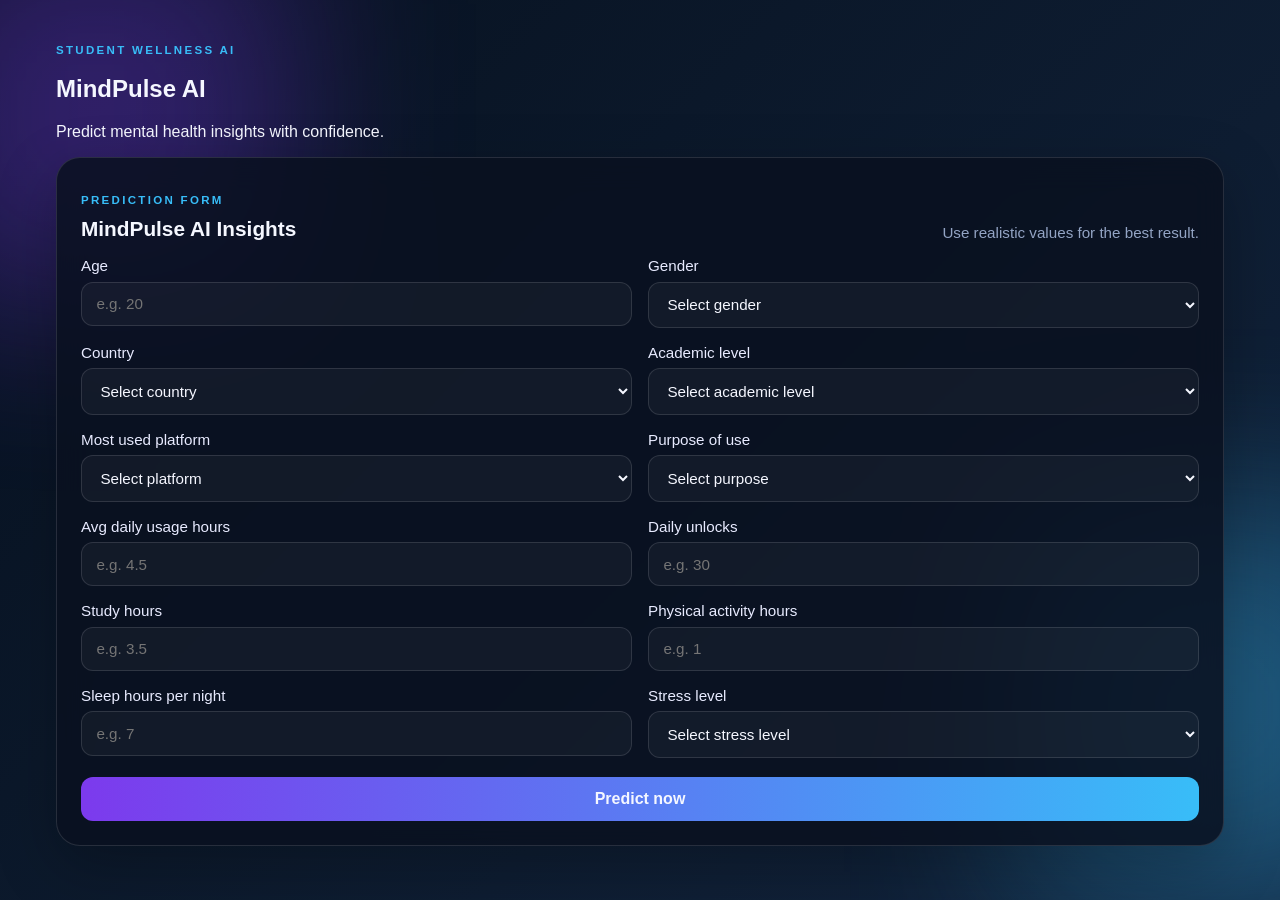
<file: index.html>
<!DOCTYPE html>
<html lang="en">
  <head>
    <meta charset="UTF-8" />
    <meta name="viewport" content="width=device-width, initial-scale=1.0" />
    <title>MindPulse AI | Student Wellness Predictor</title>
    <link rel="stylesheet" href="./styles.css" />
  </head>
  <body>
    <div class="background-glow glow-one"></div>
    <div class="background-glow glow-two"></div>

    <main class="app-shell">
      <section class="page-title-card">
        <p class="section-label">Student wellness AI</p>
        <h1>MindPulse AI</h1>
        <p class="title-description">Predict mental health insights with confidence.</p>
      </section>

      <section class="content-card">
        <form id="predict-form" class="predict-form">
          <div class="form-heading">
            <div>
              <p class="section-label">Prediction form</p>
              <h2>MindPulse AI Insights</h2>
            </div>
            <p class="section-note">Use realistic values for the best result.</p>
          </div>

          <div class="form-grid">
            <label>
              Age
              <input id="age" type="number" min="5" max="100" placeholder="e.g. 20" required />
            </label>

            <label>
              Gender
              <select id="gender" required>
                <option value="">Select gender</option>
                <option value="Male">Male</option>
                <option value="Female">Female</option>
              </select>
            </label>

            <label>
              Country
              <select id="country" required>
                <option value="">Select country</option>
                <option value="India">India</option>
                <option value="USA">USA</option>
                <option value="Canada">Canada</option>
                <option value="Australia">Australia</option>
                <option value="UK">UK</option>
                <option value="Germany">Germany</option>
                <option value="Mexico">Mexico</option>
                <option value="Turkey">Turkey</option>
                <option value="France">France</option>
                <option value="Other">Other</option>
              </select>
            </label>

            <label>
              Academic level
              <select id="academic_level" required>
                <option value="">Select academic level</option>
                <option value="Undergraduate">Undergraduate</option>
                <option value="Graduate">Graduate</option>
                <option value="High School">High School</option>
              </select>
            </label>

            <label>
              Most used platform
              <select id="most_used_platform" required>
                <option value="">Select platform</option>
                <option value="Instagram">Instagram</option>
                <option value="Facebook">Facebook</option>
                <option value="LinkedIn">LinkedIn</option>
                <option value="Snapchat">Snapchat</option>
                <option value="Twitter">Twitter</option>
                <option value="YouTube">YouTube</option>
                <option value="TikTok">TikTok</option>
                <option value="WhatsApp">WhatsApp</option>
                <option value="WeChat">WeChat</option>
              </select>
            </label>

            <label>
              Purpose of use
              <select id="purpose_of_use" required>
                <option value="">Select purpose</option>
                <option value="Entertainment">Entertainment</option>
                <option value="Education">Education</option>
                <option value="Networking">Networking</option>
                <option value="News">News</option>
              </select>
            </label>

            <label>
              Avg daily usage hours
              <input id="avg_daily_usage_hours" type="number" step="0.1" min="0" max="24" placeholder="e.g. 4.5" required />
            </label>

            <label>
              Daily unlocks
              <input id="daily_unlocks" type="number" min="0" placeholder="e.g. 30" required />
            </label>

            <label>
              Study hours
              <input id="study_hours" type="number" step="0.1" min="0" max="24" placeholder="e.g. 3.5" required />
            </label>

            <label>
              Physical activity hours
              <input id="physical_activity_hours" type="number" step="0.1" min="0" max="2" placeholder="e.g. 1" required />
            </label>

            <label>
              Sleep hours per night
              <input id="sleep_hours_per_night" type="number" step="0.1" min="0" max="24" placeholder="e.g. 7" required />
            </label>

            <label>
              Stress level
              <select id="stress_level" required>
                <option value="">Select stress level</option>
                <option value="High">High</option>
                <option value="Medium">Medium</option>
                <option value="Low">Low</option>
                <option value="Very High">Very High</option>
              </select>
            </label>
          </div>

          <button type="submit" class="submit-btn">Predict now</button>
        </form>

        <section id="result-card" class="result-card hidden">
          <div class="result-visual">
            <div class="donut-chart" aria-label="Prediction score chart">
              <svg viewBox="0 0 140 140">
                <circle class="donut-track" cx="70" cy="70" r="52"></circle>
                <circle id="donut-progress" class="donut-progress" cx="70" cy="70" r="52"></circle>
              </svg>
              <div class="donut-center">
                <strong id="donut-score">0.00</strong>
                <span>/10</span>
              </div>
            </div>

            <div class="result-meta">
              <p class="section-label">Prediction result</p>
              <h3 id="score-value">--</h3>
              <p id="score-message">Your result will appear here.</p>
            </div>
          </div>

          <p id="api-status" class="api-status">Ready</p>
        </section>

        <section id="error-card" class="error-card hidden"></section>
      </section>
    </main>

    <script src="./script.js"></script>
  </body>
</html>
</file>
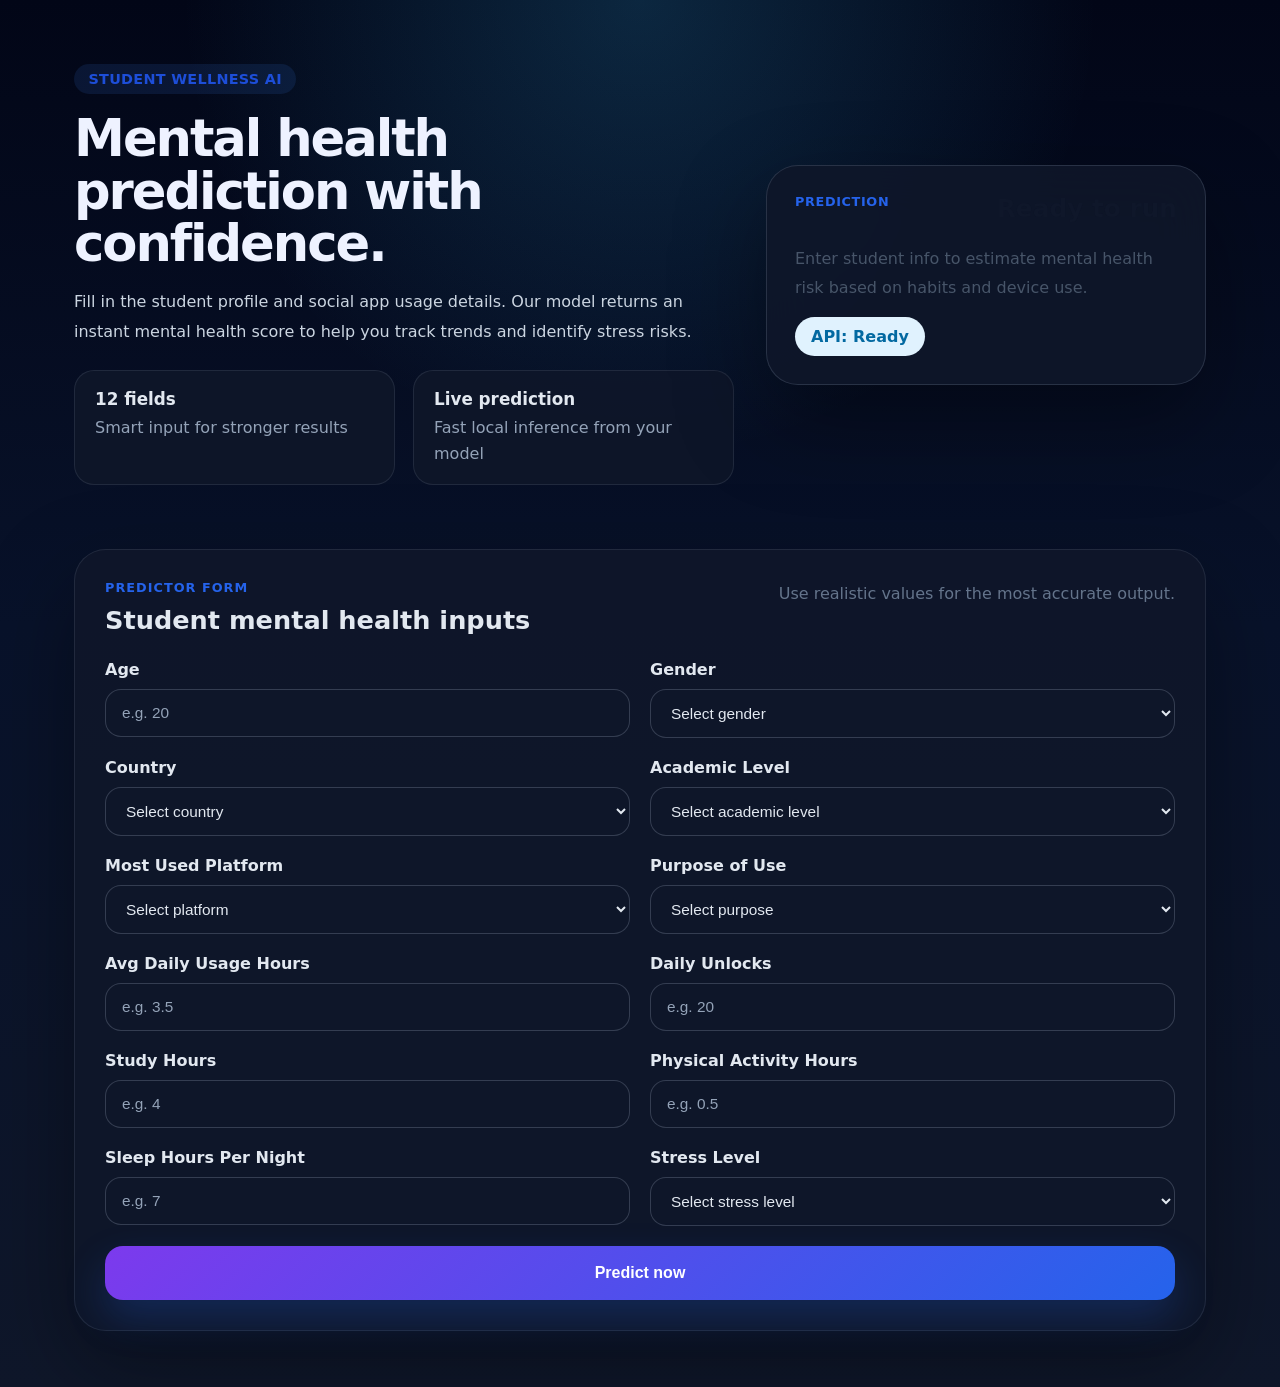
<file: forend/index.html>
<!DOCTYPE html>
<html lang="en">
<head>
    <meta charset="UTF-8" />
    <meta name="viewport" content="width=device-width, initial-scale=1.0" />
    <title>Student Mental Health Predictor</title>
    <link rel="stylesheet" href="styles.css" />
</head>
<body>
    <div class="page-shell">
        <div class="hero-panel">
            <div class="hero-copy">
                <span class="eyebrow">Student Wellness AI</span>
                <h1>Mental health prediction with confidence.</h1>
                <p>Fill in the student profile and social app usage details. Our model returns an instant mental health score to help you track trends and identify stress risks.</p>
                <div class="hero-stats">
                    <div>
                        <strong>12 fields</strong>
                        <span>Smart input for stronger results</span>
                    </div>
                    <div>
                        <strong>Live prediction</strong>
                        <span>Fast local inference from your model</span>
                    </div>
                </div>
            </div>
            <div class="hero-visual">
                <div class="glass-card">
                    <div class="glass-header">
                        <span>Prediction</span>
                        <strong>Ready to run</strong>
                    </div>
                    <div class="glass-body">
                        <p>Enter student info to estimate mental health risk based on habits and device use.</p>
                        <div class="status-pill">API: Ready</div>
                    </div>
                </div>
            </div>
        </div>

        <main class="content-card">
            <section class="form-panel">
                <div class="section-header">
                    <div>
                        <p class="section-label">Predictor form</p>
                        <h2>Student mental health inputs</h2>
                    </div>
                    <p class="section-note">Use realistic values for the most accurate output.</p>
                </div>

                <form id="predict-form" class="grid">
                    <label class="field-group">Age
                        <input type="number" id="age" min="10" max="100" placeholder="e.g. 20" required />
                    </label>
                    <label class="field-group">Gender
                        <select id="gender" required>
                            <option value="" disabled selected>Select gender</option>
                            <option value="Male">Male</option>
                            <option value="Female">Female</option>
                        </select>
                    </label>
                    <label class="field-group">Country
                        <select id="country" required>
                            <option value="" disabled selected>Select country</option>
                            <option value="Other">Other</option>
                            <option value="India">India</option>
                            <option value="USA">USA</option>
                            <option value="Canada">Canada</option>
                            <option value="Australia">Australia</option>
                            <option value="UK">UK</option>
                            <option value="Germany">Germany</option>
                            <option value="Mexico">Mexico</option>
                            <option value="Turkey">Turkey</option>
                            <option value="France">France</option>
                        </select>
                    </label>
                    <label class="field-group">Academic Level
                        <select id="academic_level" required>
                            <option value="" disabled selected>Select academic level</option>
                            <option value="Undergraduate">Undergraduate</option>
                            <option value="Graduate">Graduate</option>
                            <option value="High School">High School</option>
                        </select>
                    </label>
                    <label class="field-group">Most Used Platform
                        <select id="most_used_platform" required>
                            <option value="" disabled selected>Select platform</option>
                            <option value="Facebook">Facebook</option>
                            <option value="LinkedIn">LinkedIn</option>
                            <option value="Instagram">Instagram</option>
                            <option value="Snapchat">Snapchat</option>
                            <option value="Twitter">Twitter</option>
                            <option value="YouTube">YouTube</option>
                            <option value="TikTok">TikTok</option>
                            <option value="LINE">LINE</option>
                            <option value="KakaoTalk">KakaoTalk</option>
                            <option value="VKontakte">VKontakte</option>
                            <option value="WhatsApp">WhatsApp</option>
                            <option value="WeChat">WeChat</option>
                        </select>
                    </label>
                    <label class="field-group">Purpose of Use
                        <select id="purpose_of_use" required>
                            <option value="" disabled selected>Select purpose</option>
                            <option value="Networking">Networking</option>
                            <option value="Education">Education</option>
                            <option value="Entertainment">Entertainment</option>
                            <option value="News">News</option>
                        </select>
                    </label>
                    <label class="field-group">Avg Daily Usage Hours
                        <input type="number" id="avg_daily_usage_hours" min="0" max="24" step="0.1" placeholder="e.g. 3.5" required />
                    </label>
                    <label class="field-group">Daily Unlocks
                        <input type="number" id="daily_unlocks" min="0" step="1" placeholder="e.g. 20" required />
                    </label>
                    <label class="field-group">Study Hours
                        <input type="number" id="study_hours" min="0" max="24" step="0.1" placeholder="e.g. 4" required />
                    </label>
                    <label class="field-group">Physical Activity Hours
                        <input type="number" id="physical_activity_hours" min="0" max="2" step="0.1" placeholder="e.g. 0.5" required />
                    </label>
                    <label class="field-group">Sleep Hours Per Night
                        <input type="number" id="sleep_hours_per_night" min="0" max="24" step="0.1" placeholder="e.g. 7" required />
                    </label>
                    <label class="field-group">Stress Level
                        <select id="stress_level" required>
                            <option value="" disabled selected>Select stress level</option>
                            <option value="Low">Low</option>
                            <option value="Medium">Medium</option>
                            <option value="High">High</option>
                            <option value="Very High">Very High</option>
                        </select>
                    </label>
                    <button class="submit-button" type="submit">Predict now</button>
                </form>

                <section id="result" class="result hidden">
                    <div class="result-header">
                        <div>
                            <p class="section-label">Prediction</p>
                            <h3>Estimated score</h3>
                        </div>
                        <span class="badge success">Success</span>
                    </div>
                    <div class="prediction-chart" aria-label="Prediction donut chart">
                        <div class="chart-ring">
                            <div class="chart-fill" id="chart-fill"></div>
                            <div class="chart-center">
                                <span id="chart-percent">0%</span>
                                <small>Confidence</small>
                            </div>
                        </div>
                    </div>
                    <p id="prediction-value" class="prediction-value"></p>
                    <p id="prediction-message" class="prediction-message"></p>
                </section>

                <section id="error" class="error hidden"></section>
            </section>
        </main>
    </div>

    <script src="script.js"></script>
</body>
</html>
</file>
<file: styles.css>
:root {
  color-scheme: dark;
  --bg: #07111f;
  --panel: rgba(10, 17, 32, 0.86);
  --panel-strong: rgba(13, 22, 40, 0.96);
  --border: rgba(255, 255, 255, 0.12);
  --text: #f5f7ff;
  --muted: #93a4c4;
  --accent: #7c3aed;
  --accent-2: #38bdf8;
  --success: #34d399;
}

* {
  box-sizing: border-box;
}

body {
  margin: 0;
  font-family: Inter, "Segoe UI", Roboto, Arial, sans-serif;
  background: linear-gradient(135deg, var(--bg), #12243d);
  color: var(--text);
  min-height: 100vh;
  overflow-x: hidden;
}

.background-glow {
  position: fixed;
  width: 24rem;
  height: 24rem;
  filter: blur(90px);
  opacity: 0.35;
  pointer-events: none;
}

.glow-one {
  top: -5rem;
  left: -6rem;
  background: var(--accent);
}

.glow-two {
  right: -8rem;
  bottom: 0;
  background: var(--accent-2);
}

.app-shell {
  max-width: 1200px;
  margin: 0 auto;
  padding: 2rem 1rem 3rem;
  position: relative;
  z-index: 1;
}

.content-card {
  background: var(--panel);
  border: 1px solid var(--border);
  box-shadow: 0 20px 60px rgba(0, 0, 0, 0.25);
  backdrop-filter: blur(16px);
  border-radius: 24px;
}

.eyebrow,
.section-label {
  text-transform: uppercase;
  letter-spacing: 0.2em;
  font-size: 0.72rem;
  color: var(--accent-2);
  font-weight: 700;
}

.content-card {
  padding: 1.5rem;
}

.form-heading {
  display: flex;
  justify-content: space-between;
  gap: 1rem;
  align-items: end;
  margin-bottom: 1rem;
}

.form-heading h2 {
  margin: 0.2rem 0 0;
  font-size: 1.3rem;
}

.section-note {
  margin: 0;
  color: var(--muted);
  font-size: 0.95rem;
}

.form-grid {
  display: grid;
  grid-template-columns: repeat(2, minmax(0, 1fr));
  gap: 1rem;
}

label {
  display: flex;
  flex-direction: column;
  gap: 0.45rem;
  font-size: 0.95rem;
  color: #e8ebff;
}

input,
select,
button {
  border-radius: 12px;
  border: 1px solid rgba(255, 255, 255, 0.12);
  background: rgba(255, 255, 255, 0.04);
  color: var(--text);
  padding: 0.8rem 0.9rem;
  font: inherit;
  transition: transform 0.2s ease, border-color 0.2s ease, box-shadow 0.2s ease, background 0.2s ease;
}

input:hover,
select:hover {
  transform: translateY(-1px);
  border-color: rgba(56, 189, 248, 0.5);
  box-shadow: 0 6px 16px rgba(56, 189, 248, 0.12);
}

input:focus,
select:focus {
  outline: 2px solid rgba(56, 189, 248, 0.45);
  border-color: transparent;
  background: rgba(255, 255, 255, 0.07);
}

.submit-btn {
  margin-top: 1.2rem;
  width: 100%;
  cursor: pointer;
  font-weight: 700;
  background: linear-gradient(90deg, var(--accent), var(--accent-2));
  border: none;
  transition: transform 0.2s ease, box-shadow 0.2s ease, filter 0.2s ease;
}

.submit-btn:hover {
  transform: translateY(-2px);
  box-shadow: 0 12px 28px rgba(56, 189, 248, 0.24);
  filter: brightness(1.05);
}

.result-card,
.error-card {
  margin-top: 1.2rem;
  padding: 1.1rem 1.2rem;
  border-radius: 16px;
  border: 1px solid rgba(255, 255, 255, 0.12);
  transition: transform 0.2s ease, box-shadow 0.2s ease;
}

.result-card:hover,
.error-card:hover {
  transform: translateY(-2px);
  box-shadow: 0 10px 24px rgba(0, 0, 0, 0.15);
}

.result-visual {
  display: flex;
  align-items: center;
  gap: 1.2rem;
  flex-wrap: wrap;
}

.donut-chart {
  position: relative;
  width: 140px;
  height: 140px;
}

.donut-chart svg {
  width: 100%;
  height: 100%;
  transform: rotate(-90deg);
}

.donut-track,
.donut-progress {
  fill: none;
  stroke-width: 12;
}

.donut-track {
  stroke: rgba(255, 255, 255, 0.16);
}

.donut-progress {
  stroke: var(--accent-2);
  stroke-linecap: round;
  stroke-dasharray: 326.73;
  stroke-dashoffset: 326.73;
  transition: stroke-dashoffset 0.6s ease;
}

.donut-center {
  position: absolute;
  inset: 0;
  display: flex;
  flex-direction: column;
  align-items: center;
  justify-content: center;
  font-size: 0.95rem;
  color: var(--text);
}

.donut-center strong {
  font-size: 1.4rem;
}

.result-meta {
  flex: 1;
  min-width: 220px;
}

.api-status {
  margin-top: 0.9rem;
  color: var(--muted);
  font-size: 0.92rem;
}

.submit-btn:disabled {
  cursor: wait;
  opacity: 0.75;
}

.result-card,
.error-card {
  margin-top: 1.2rem;
  padding: 1.1rem 1.2rem;
  border-radius: 16px;
  border: 1px solid rgba(255, 255, 255, 0.12);
}

.result-card {
  background: rgba(52, 211, 153, 0.12);
}

.error-card {
  background: rgba(248, 113, 113, 0.12);
  color: #ffd6d6;
}

.hidden {
  display: none;
}

@media (max-width: 800px) {
  .hero-card {
    grid-template-columns: 1fr;
  }

  .form-grid {
    grid-template-columns: 1fr;
  }
}

@media (max-width: 480px) {
  .app-shell {
    padding: 1rem 0.8rem 2rem;
  }

  .hero-card,
  .content-card {
    border-radius: 18px;
  }

  .hero-card,
  .content-card {
    padding: 1rem;
  }
}
</file>
<file: forend/styles.css>
:root {
    color-scheme: dark;
    font-family: Inter, system-ui, -apple-system, BlinkMacSystemFont, "Segoe UI", sans-serif;
    background: radial-gradient(circle at top, rgba(56, 189, 248, 0.18), transparent 30%),
        linear-gradient(180deg, #020617 0%, #08122a 45%, #0f172a 100%);
    color: #e2e8f0;
}

* {
    box-sizing: border-box;
}

html,
body {
    margin: 0;
    min-height: 100%;
}

body {
    overflow-x: hidden;
}

.page-shell {
    max-width: 1180px;
    margin: 0 auto;
    padding: 32px 24px 56px;
}

.hero-panel {
    display: grid;
    grid-template-columns: minmax(0, 1.2fr) minmax(320px, 0.8fr);
    gap: 32px;
    align-items: center;
    margin-bottom: 32px;
}

.hero-copy {
    padding: 32px 0;
    max-width: 100%;
}

.eyebrow {
    display: inline-flex;
    padding: 0.45rem 0.9rem;
    border-radius: 999px;
    background: rgba(59, 130, 246, 0.12);
    color: #1d4ed8;
    font-size: 0.9rem;
    font-weight: 700;
    letter-spacing: 0.02em;
    text-transform: uppercase;
}

.hero-copy h1 {
    margin: 18px 0 18px;
    font-size: clamp(2.8rem, 4vw, 4.2rem);
    line-height: 1.02;
    letter-spacing: -0.04em;
    color: #eef2ff;
}

.hero-copy p {
    margin: 0 0 24px;
    max-width: 640px;
    font-size: 1rem;
    line-height: 1.85;
    color: #cbd5e1;
}

.hero-stats {
    display: grid;
    grid-template-columns: repeat(2, minmax(0, 1fr));
    gap: 18px;
}

.hero-stats div {
    padding: 18px 20px;
    border-radius: 20px;
    background: rgba(15, 23, 42, 0.9);
    border: 1px solid rgba(148, 163, 184, 0.14);
}

.hero-stats strong {
    display: block;
    margin-bottom: 6px;
    font-size: 1.05rem;
    color: #e2e8f0;
}

.hero-stats span {
    color: #94a3b8;
    line-height: 1.6;
}

.hero-visual {
    position: relative;
}

.glass-card {
    position: relative;
    overflow: hidden;
    padding: 28px;
    border-radius: 32px;
    background: rgba(15, 23, 42, 0.9);
    border: 1px solid rgba(148, 163, 184, 0.2);
    box-shadow: 0 35px 90px rgba(0, 0, 0, 0.35);
    backdrop-filter: blur(24px);
}

.glass-header {
    display: flex;
    justify-content: space-between;
    align-items: flex-start;
    gap: 20px;
    margin-bottom: 22px;
}

.glass-header span {
    color: #2563eb;
    font-weight: 700;
    letter-spacing: 0.05em;
    text-transform: uppercase;
    font-size: 0.8rem;
}

.glass-header strong {
    display: block;
    font-size: 1.55rem;
    color: #0f172a;
}

.glass-body p {
    margin: 0 0 14px;
    color: #475569;
    line-height: 1.8;
}

.status-pill {
    display: inline-flex;
    padding: 10px 16px;
    border-radius: 999px;
    background: #e0f2fe;
    color: #0369a1;
    font-weight: 700;
}

.content-card {
    background: rgba(15, 23, 42, 0.95);
    border-radius: 32px;
    padding: 30px;
    box-shadow: 0 35px 90px rgba(0, 0, 0, 0.35);
    border: 1px solid rgba(148, 163, 184, 0.14);
}

.form-panel {
    display: grid;
    gap: 24px;
}

.section-header {
    display: flex;
    justify-content: space-between;
    gap: 24px;
    align-items: flex-start;
}

.section-label {
    color: #2563eb;
    font-weight: 700;
    text-transform: uppercase;
    letter-spacing: 0.08em;
    font-size: 0.8rem;
    margin: 0 0 10px;
}

.section-header h2 {
    margin: 0;
    font-size: 1.6rem;
    line-height: 1.2;
}

.section-note {
    margin: 0;
    color: #64748b;
    max-width: 420px;
    line-height: 1.75;
}

#predict-form {
    display: grid;
    grid-template-columns: repeat(2, minmax(0, 1fr));
    gap: 20px;
}

.field-group {
    display: flex;
    flex-direction: column;
    gap: 10px;
    font-weight: 600;
    color: #e2e8f0;
}

.field-group input,
.field-group select {
    width: 100%;
    border: 1px solid rgba(148, 163, 184, 0.28);
    border-radius: 16px;
    padding: 14px 16px;
    font-size: 0.96rem;
    background: rgba(15, 23, 42, 0.8);
    color: #e2e8f0;
    transition: border-color 0.2s ease, box-shadow 0.2s ease;
}

.field-group input::placeholder,
.field-group select::placeholder {
    color: #94a3b8;
}

.field-group input:focus,
.field-group select:focus {
    outline: none;
    border-color: #7c3aed;
    box-shadow: 0 0 0 4px rgba(59, 130, 246, 0.16);
}

.submit-button {
    grid-column: span 2;
    padding: 18px 22px;
    border: none;
    border-radius: 18px;
    background: linear-gradient(135deg, #7c3aed 0%, #2563eb 100%);
    color: white;
    font-size: 1rem;
    font-weight: 700;
    cursor: pointer;
    transition: transform 0.18s ease, box-shadow 0.18s ease;
    box-shadow: 0 18px 40px rgba(37, 99, 235, 0.24);
}

.submit-button:hover {
    transform: translateY(-1px);
    box-shadow: 0 24px 45px rgba(37, 99, 235, 0.24);
}

.result,
.error {
    padding: 22px 24px;
    border-radius: 22px;
    border: 1px solid transparent;
}

.result {
    background: rgba(15, 23, 42, 0.9);
    border-color: rgba(59, 130, 246, 0.24);
}

.error {
    background: rgba(112, 28, 36, 0.9);
    border-color: rgba(248, 113, 113, 0.34);
    color: #fee2e2;
}

.result-header {
    display: flex;
    justify-content: space-between;
    align-items: center;
    gap: 16px;
    margin-bottom: 18px;
}

.badge {
    display: inline-flex;
    align-items: center;
    gap: 8px;
    padding: 10px 14px;
    border-radius: 999px;
    font-weight: 700;
    font-size: 0.85rem;
}

.badge.success {
    background: #dbeafe;
    color: #1d4ed8;
}

.prediction-value {
    margin: 0;
    font-size: clamp(2rem, 3vw, 3.5rem);
    font-weight: 800;
    color: #eef2ff;
}

.prediction-message {
    margin: 12px 0 0;
    color: #cbd5e1;
    line-height: 1.7;
}

.prediction-chart {
    display: flex;
    justify-content: center;
    margin: 20px 0;
}

.chart-ring {
    position: relative;
    width: 200px;
    height: 200px;
    border-radius: 50%;
    background: radial-gradient(circle at center, rgba(15, 23, 42, 0.95) 52%, transparent 53%),
        conic-gradient(rgba(59, 130, 246, 0.1) 0deg, rgba(59, 130, 246, 0.1) 360deg);
    display: grid;
    place-items: center;
    overflow: hidden;
}

.chart-fill {
    position: absolute;
    inset: 0;
    border-radius: 50%;
    background: conic-gradient(#7c3aed 0deg, #7c3aed 0deg, rgba(59, 130, 246, 0.18) 0deg 360deg);
    transition: background 0.8s ease;
}

.chart-center {
    position: relative;
    width: 118px;
    height: 118px;
    display: grid;
    place-items: center;
    border-radius: 50%;
    background: rgba(15, 23, 42, 0.92);
    border: 1px solid rgba(148, 163, 184, 0.16);
    box-shadow: inset 0 0 0 1px rgba(255, 255, 255, 0.08);
    color: #e2e8f0;
    text-align: center;
}

#chart-percent {
    display: block;
    font-size: 2rem;
    font-weight: 800;
    margin-bottom: 4px;
}

.chart-center small {
    color: #94a3b8;
}

#predict-form .field-group:last-child {
    margin-bottom: 0;
}

.hidden {
    display: none;
}

@media (max-width: 980px) {
    .hero-panel {
        grid-template-columns: 1fr;
    }

    .hero-visual {
        order: -1;
    }
}

@media (max-width: 760px) {
    .page-shell {
        padding: 24px 16px 40px;
    }

    #predict-form {
        grid-template-columns: 1fr;
    }

    .section-header {
        flex-direction: column;
        align-items: flex-start;
    }

    .hero-stats {
        grid-template-columns: 1fr;
    }

    .glass-card,
    .content-card {
        border-radius: 26px;
    }
}

@media (max-width: 640px) {
    .hero-copy h1 {
        font-size: 2.4rem;
    }

    .hero-stats div,
    .glass-card,
    .content-card {
        padding: 20px;
    }

    .glass-header {
        flex-direction: column;
        align-items: flex-start;
        gap: 12px;
    }

    .hero-stats {
        gap: 14px;
    }
}

@media (max-width: 520px) {
    .page-shell {
        padding: 20px 14px 30px;
    }

    .hero-copy {
        padding: 24px 0;
    }

    .hero-copy h1 {
        font-size: 2rem;
    }

    .eyebrow {
        font-size: 0.78rem;
        padding: 0.35rem 0.75rem;
    }

    .field-group {
        font-size: 0.95rem;
    }

    .field-group input,
    .field-group select,
    .submit-button {
        font-size: 0.95rem;
    }

    .submit-button {
        padding: 16px 18px;
    }

    .prediction-chart {
        margin: 14px 0;
    }

    .chart-ring {
        width: 170px;
        height: 170px;
    }

    .chart-center {
        width: 100px;
        height: 100px;
    }

    #chart-percent {
        font-size: 1.7rem;
    }
}
</file>
